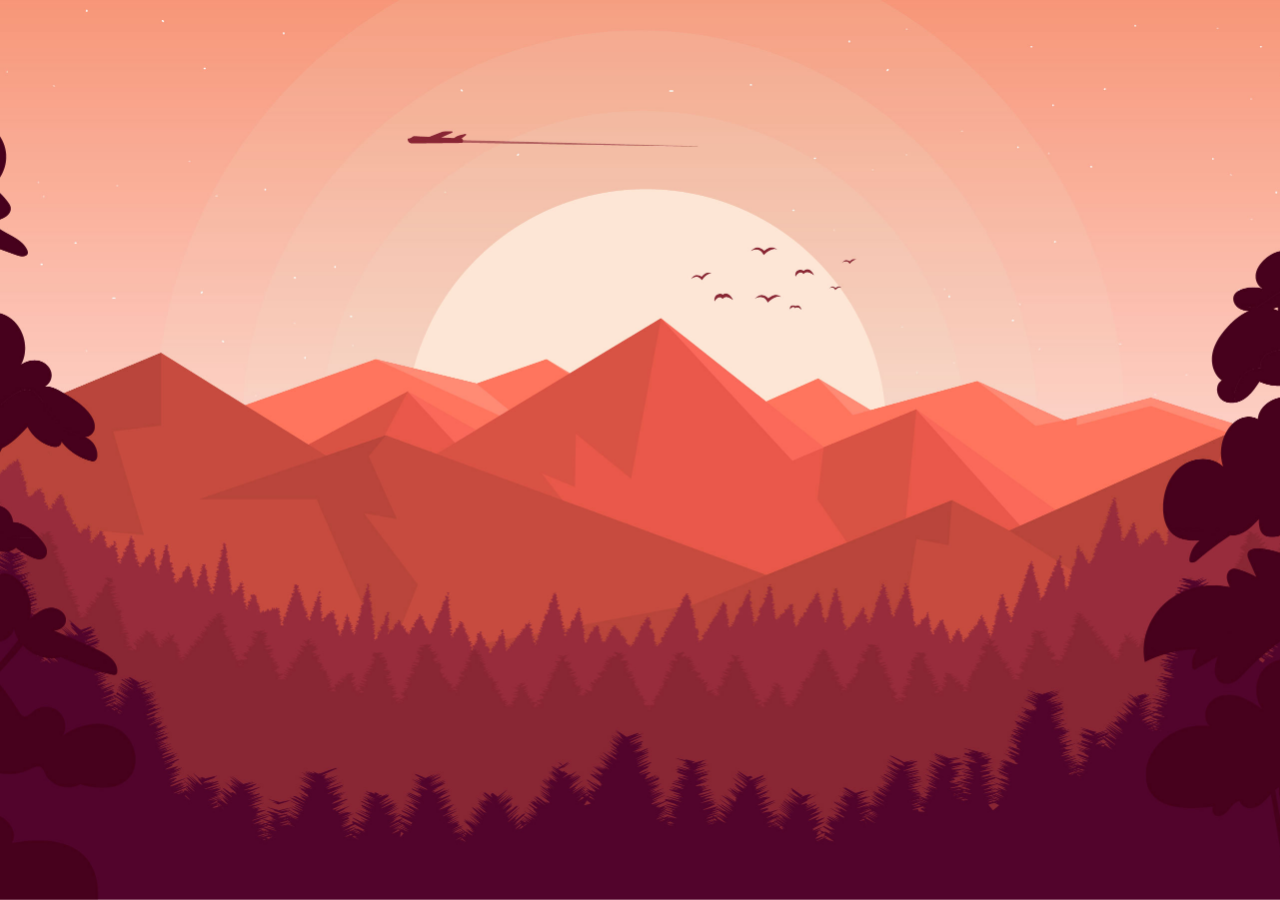
<file: index.html>
<!doctype html>
<html>
<head>
<meta charset="utf-8">
<link rel="stylesheet" type="text/css" href="style.css">
<title>Medlie - Smart Classroom</title>
</head>

<body>
    <div id="modalWrap" class="hidden">
        <div id="modalContent">
            <p>test</p>
        </div>
    </div>
    <div id="mainWrap">
    
    </div>
</body>
</html>
</file>
<file: style.css>
body, html {
    width: 100%;
    height: 100%;
    margin: 0;
    padding: 0;
}

.hidden {
    display: none;
}

#modalWrap {
    position: fixed;
    z-index: 1;
    left: 0;
    top: 0;
    width: 100%;
    height: 100%;
    overflow: auto;
    background-color: rgb(0,0,0);
    background-color: rgba(0,0,0,0.4);
}

#modalContent {
    background-color: #fefefe;
    margin: 15% auto;
    padding: 20px;
    border: 1px solid #888;
    width: 20%;
}

#submit {
    float: right;
}

#mainWrap {
    background-color: antiquewhite;
    width: 100%;
    height: 100%;
    transition: 0.5s;
    -webkit-transition: 0.5s;
    background-image: url("background/red.jpg");
    background-position: center; /* Center the image */
    background-repeat: no-repeat; /* Do not repeat the image */
    background-size: cover; /* Resize the background image to cover the entire container */
}

#micWrap {
    position: fixed;
    left: 0;
    top: 0;
    width: 100%;
    height: 100%;
    overflow: auto;
}

#micContent {
    margin: 15% auto;
    padding: 20px;
    width: 30%;
    text-align: center;
}

#volume {
    font-size: 150px;
    margin: 0;
}

#square {
    width: 100%;
    height: 100%;
    background-image: url("square.png");
    background-position: center; /* Center the image */
    background-repeat: no-repeat; /* Do not repeat the image */
    background-size: cover; /* Resize the background image to cover the entire container */
    opacity: 0.5;
    text-align: center;
}

#timeday {
    margin: auto;
    width: 30%;
}

#hourmin {
    margin: 0;
    padding-top: 140px;
    font-size: 110px;
}

#today {
    margin: 0;
    padding-top: 0px;
    font-size: 30px;
}

#text {
    margin: 0;
    padding-top: 70px;
    font-size: 25px;
}

#kees {
    margin: auto;
    height: 35%;
    width: 30%;
}

#kees > img {
    max-height: 100%;
}

#cloud {
    width: 30%;
    height: 30%;
    background-image: url("regenwolk.png");
    background-position: center; /* Center the image */
    background-repeat: no-repeat; /* Do not repeat the image */
    background-size: 300px 300px;
}
</file>
